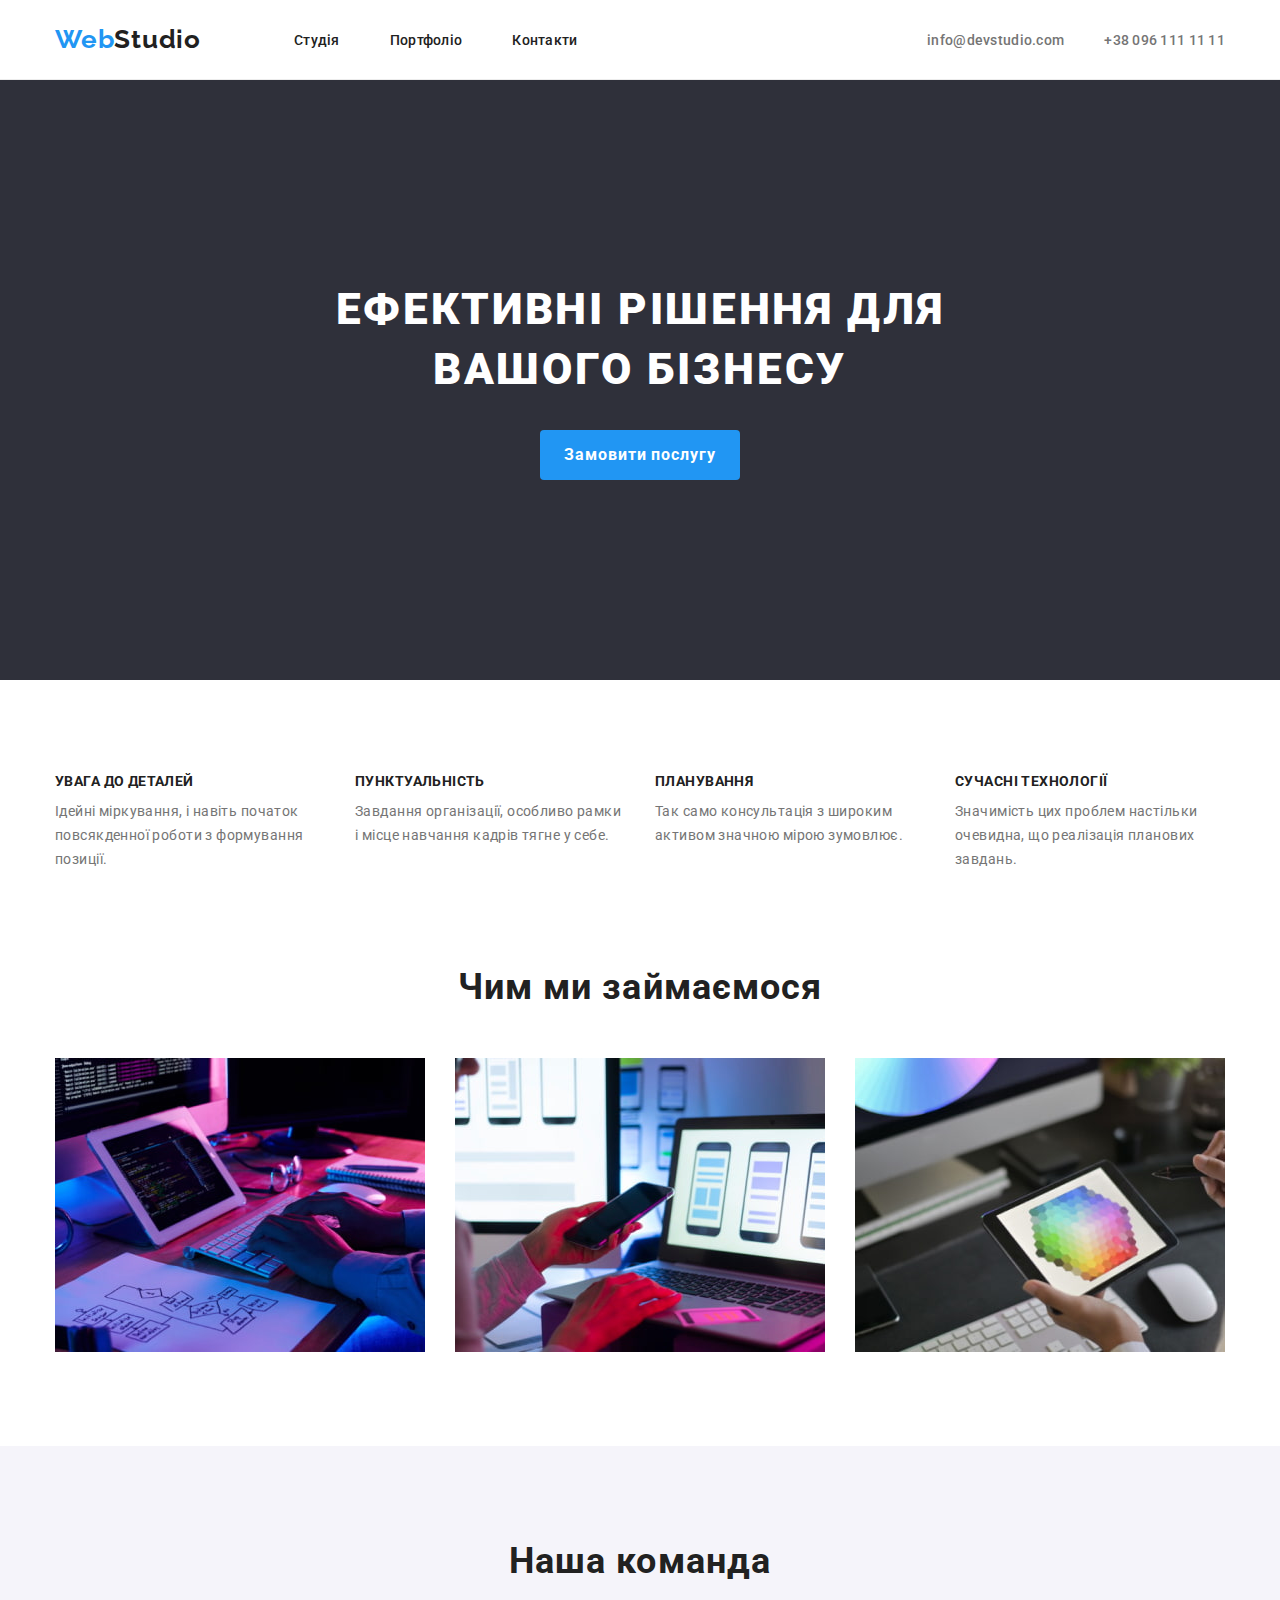
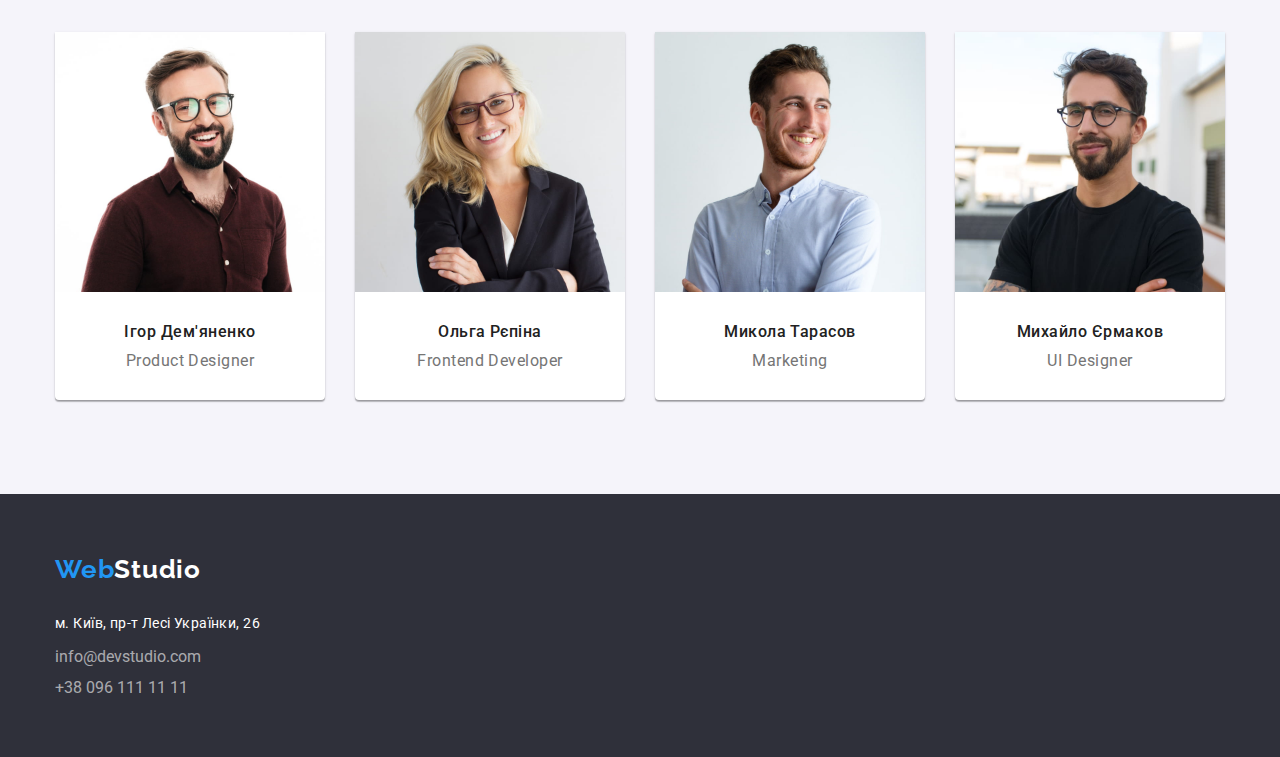
<file: index.html>
<!DOCTYPE html>
<html lang="uk-UA">
  <head>
    <meta charset="UTF-8" />
    <meta http-equiv="X-UA-Compatible" content="IE=edge" />
    <meta name="viewport" content="width=device-width, initial-scale=1.0" />
    <link
      rel="stylesheet"
      href="https://cdnjs.cloudflare.com/ajax/libs/modern-normalize/1.0.0/modern-normalize.min.css"
    />
    <link rel="preconnect" href="https://fonts.googleapis.com" />
    <link rel="preconnect" href="https://fonts.gstatic.com" crossorigin />
    <link
      href="https://fonts.googleapis.com/css2?family=Raleway:wght@700&family=Roboto:wght@400;500;700;900&display=swap"
      rel="stylesheet"
    />
    <link rel="stylesheet" href="./css/styles.css" />
    <title>WebStudio</title>
  </head>
  <body>
    <header>
      <div class="container header">
        <a href="./index.html" class="logo"
          ><span class="part-of-logo">Web</span>Studio</a
        >
        <nav class="navigation">
          <ul class="h-box">
            <li class="item">
              <a href="./index.html" class="iteractive-element">Студія</a>
            </li>
            <li class="item">
              <a href="./portfolio.html" class="iteractive-element"
                >Портфоліо</a
              >
            </li>
            <li class="item">
              <a href="#" class="iteractive-element">Контакти</a>
            </li>
          </ul>
        </nav>
        <ul class="contacts-header h-box">
          <li class="item">
            <a href="mailto:info@devstudio.com" class="contact"
              >info@devstudio.com</a
            >
          </li>
          <li class="item">
            <a href="tel:+380961111111" class="contact">+38 096 111 11 11</a>
          </li>
        </ul>
      </div>
    </header>
    <main>
      <section class="order-section">
        <div class="container">
          <h1>Ефективні рішення для вашого бізнесу</h1>
          <button class="order-button" type="button">Замовити послугу</button>
        </div>
      </section>
      <section class="benefits-section section">
        <!-- переваги -->
        <div class="container">
          <ul class="benefits-box">
            <li class="item">
              <h3>Увага до деталей</h3>
              <p>
                Ідейні міркування, і навіть початок повсякденної роботи з
                формування позиції.
              </p>
            </li>
            <li class="item">
              <h3>Пунктуальність</h3>
              <p>
                Завдання організації, особливо рамки і місце навчання кадрів
                тягне у себе.
              </p>
            </li>
            <li class="item">
              <h3>Планування</h3>
              <p>
                Так само консультація з широким активом значною мірою зумовлює.
              </p>
            </li>
            <li class="item">
              <h3>Сучасні технології</h3>
              <p>
                Значимість цих проблем настільки очевидна, що реалізація
                планових завдань.
              </p>
            </li>
          </ul>
        </div>
      </section>
      <section class="we-do-section section">
        <div class="container">
          <h2>Чим ми займаємося</h2>
          <ul>
            <li class="item">
              <img
                src="./images/we-do1.jpg"
                alt="a person is writting a code"
                width="370"
                height="294"
              />
            </li>
            <li class="item">
              <img
                src="./images/we-do2.jpg"
                alt="a person is developing an application for smartphones"
                width="370"
                height="294"
              />
            </li>
            <li class="item">
              <img
                src="./images/we-do3.jpg"
                alt="a person is choosing colours for design"
                width="370"
                height="294"
              />
            </li>
          </ul>
        </div>
      </section>
      <section class="our-team-section section">
        <div class="container">
          <h2>Наша команда</h2>
          <ul>
            <li>
              <img
                src="./images/team-member1.jpg"
                alt="a man in glasses is smiling with his teeth"
                width="270"
                height="260"
              />
              <h3>Ігор Дем'яненко</h3>
              <p>Product Designer</p>
            </li>
            <li>
              <img
                src="./images/team-member2.jpg"
                alt="a blonde women in glasses is giving you a smile"
                width="270"
                height="260"
              />
              <h3>Ольга Рєпіна</h3>
              <p>Frontend Developer</p>
            </li>
            <li>
              <img
                src="./images/team-member3.jpg"
                alt="a man is looking to the side and smiling"
                width="270"
                height="260"
              />
              <h3>Микола Тарасов</h3>
              <p>Marketing</p>
            </li>
            <li>
              <img
                src="./images/team-member4.jpg"
                alt="a man is looking at you and smiling"
                width="270"
                height="260"
              />
              <h3>Михайло Єрмаков</h3>
              <p>UI Designer</p>
            </li>
          </ul>
        </div>
      </section>
    </main>
    <footer class="footer">
      <div class="container">
        <a href="./index.html" class="logo"
          ><span class="part-of-logo">Web</span>Studio</a
        >
        <address class="address">
          <p>м. Київ, пр-т Лесі Українки, 26</p>
          <ul class="contacts-footer">
            <li>
              <a href="mailto:info@devstudio.com" class="contact"
                >info@devstudio.com</a
              >
            </li>
            <li>
              <a href="tel:+380961111111" class="contact">+38 096 111 11 11</a>
            </li>
          </ul>
        </address>
      </div>
    </footer>
  </body>
</html>
</file>
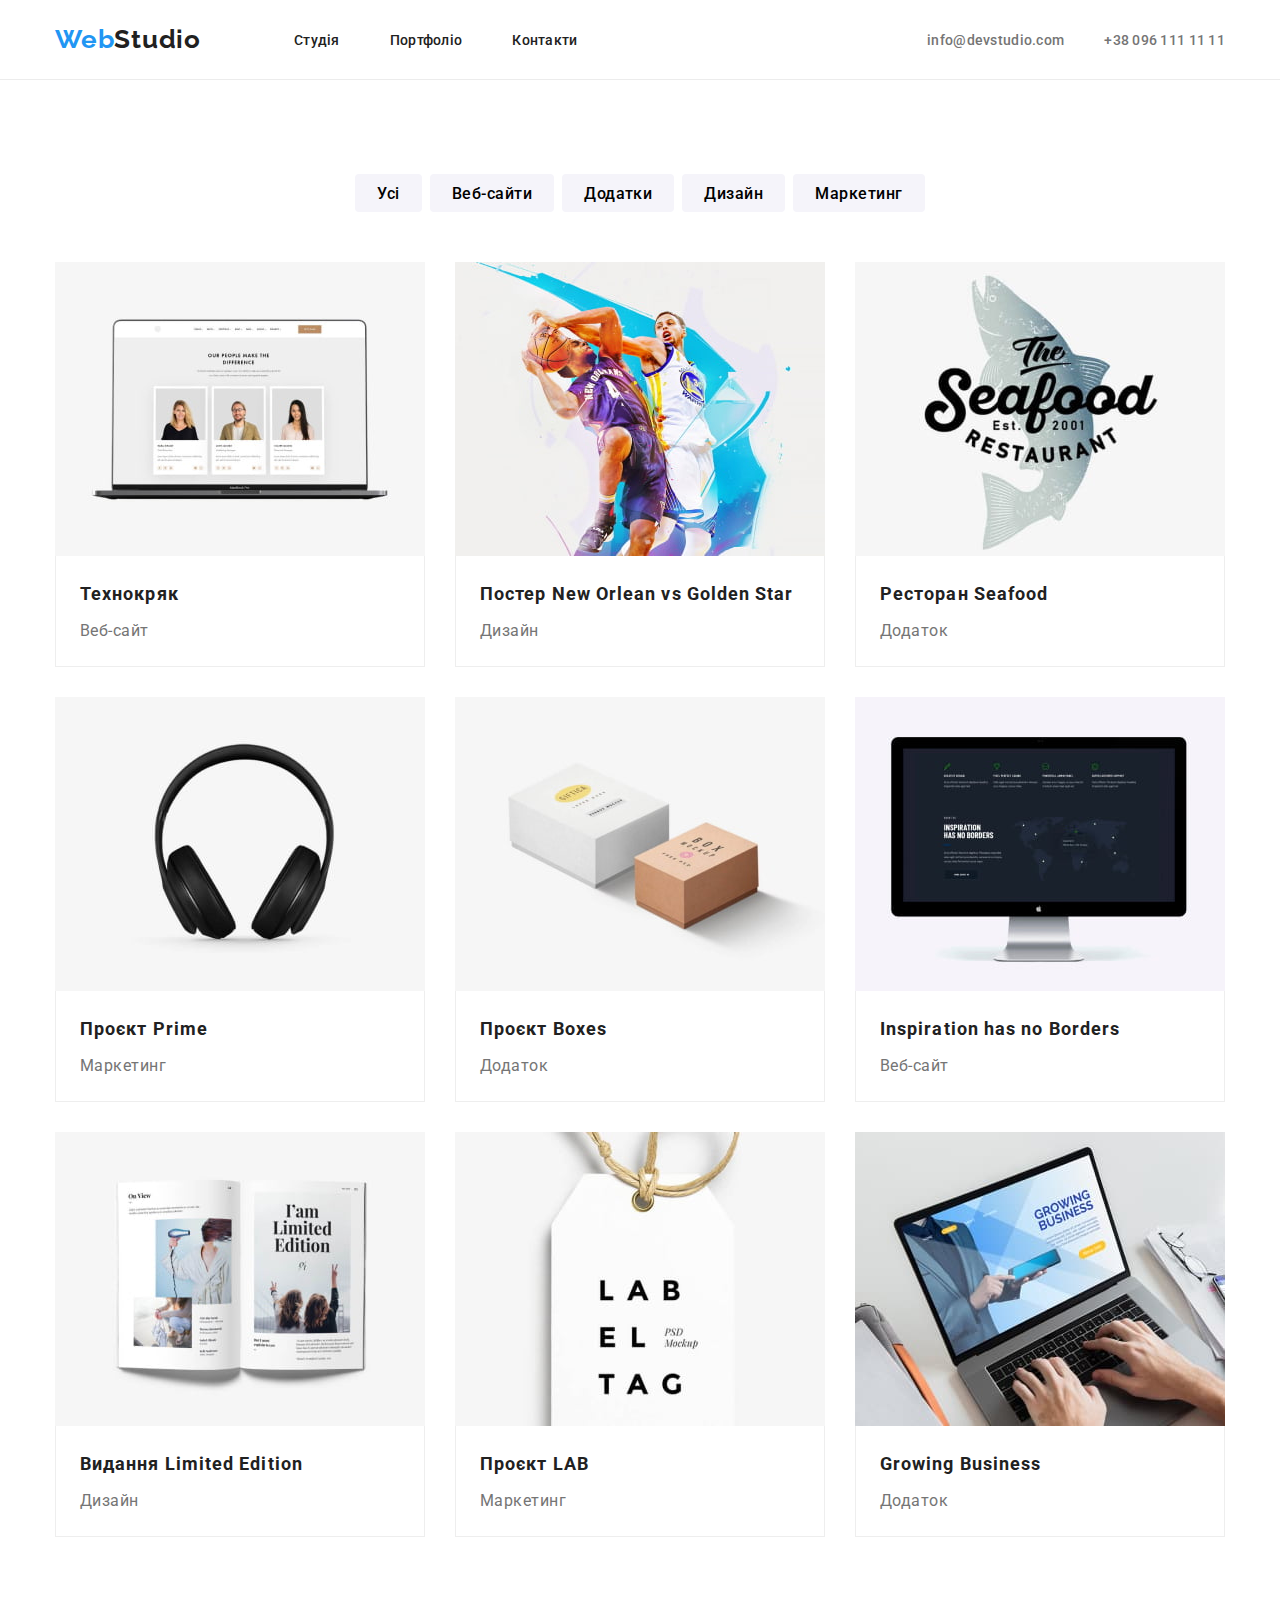
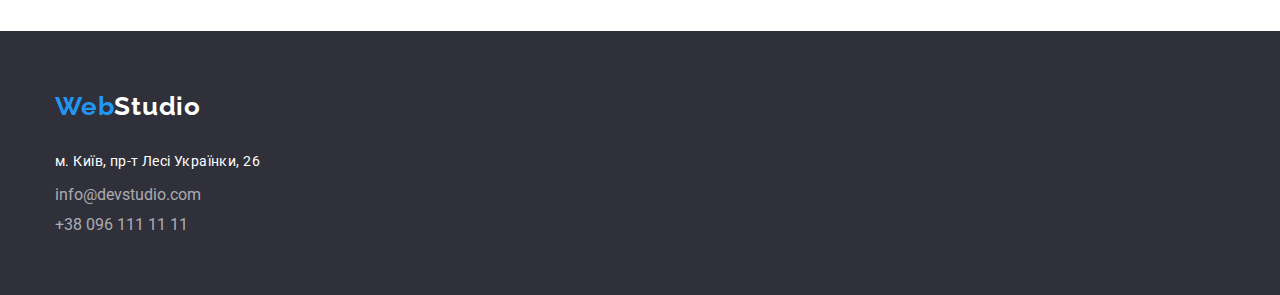
<file: portfolio.html>
<!DOCTYPE html>
<html lang="uk-UA">
  <head>
    <meta charset="UTF-8" />
    <meta http-equiv="X-UA-Compatible" content="IE=edge" />
    <meta name="viewport" content="width=device-width, initial-scale=1.0" />
    <link
      rel="stylesheet"
      href="https://cdnjs.cloudflare.com/ajax/libs/modern-normalize/1.0.0/modern-normalize.min.css"
    />
    <link rel="preconnect" href="https://fonts.googleapis.com" />
    <link rel="preconnect" href="https://fonts.gstatic.com" crossorigin />
    <link
      href="https://fonts.googleapis.com/css2?family=Raleway:wght@700&family=Roboto:wght@400;500;700;900&display=swap"
      rel="stylesheet"
    />
    <link rel="stylesheet" href="./css/styles.css" />
    <title>WebStudio Portfolio</title>
  </head>
  <body>
    <header>
      <div class="container header">
        <a href="./index.html" class="logo"
          ><span class="part-of-logo">Web</span>Studio</a
        >
        <nav class="navigation">
          <ul class="h-box">
            <li class="item">
              <a href="./index.html" class="iteractive-element">Студія</a>
            </li>
            <li class="item">
              <a href="./portfolio.html" class="iteractive-element"
                >Портфоліо</a
              >
            </li>
            <li class="item">
              <a href="#" class="iteractive-element">Контакти</a>
            </li>
          </ul>
        </nav>
        <ul class="contacts-header h-box">
          <li class="item">
            <a href="mailto:info@devstudio.com" class="contact"
              >info@devstudio.com</a
            >
          </li>
          <li class="item">
            <a href="tel:+380961111111" class="contact">+38 096 111 11 11</a>
          </li>
        </ul>
      </div>
    </header>
    <main>
      <section class="section">
        <div class="container">
          <!-- filters -->
          <div class="filters">
            <ul>
              <li>
                <button type="button">Усі</button>
              </li>
              <li>
                <button type="button">Веб-сайти</button>
              </li>
              <li>
                <button type="button">Додатки</button>
              </li>
              <li>
                <button type="button">Дизайн</button>
              </li>
              <li>
                <button type="button">Маркетинг</button>
              </li>
            </ul>
          </div>
          <!-- projects -->
          <ul class="projects card-set">
            <!-- 1 -->
            <li class="item">
              <img
                src="./images/project-photo-1.jpg"
                alt="a website on a laptop"
                width="370"
                height="294"
              />
              <div class="card-text">
                <h3>Технокряк</h3>
                <p>Веб-сайт</p>
              </div>
            </li>
            <!-- 2 -->
            <li class="item">
              <img
                src="./images/project-photo-2.jpg"
                alt="two men playing basketball"
                width="370"
                height="294"
              />
              <div class="card-text">
                <h3>Постер New Orlean vs Golden Star</h3>
                <p>Дизайн</p>
              </div>
            </li>
            <!-- 3 -->
            <li class="item">
              <img
                src="./images/project-photo-3.jpg"
                alt="a seafood restaurant logo"
                width="370"
                height="294"
              />
              <div class="card-text">
                <h3>Ресторан Seafood</h3>
                <p>Додаток</p>
              </div>
            </li>
            <!-- 4 -->
            <li class="item">
              <img
                src="./images/project-photo-4.jpg"
                alt="headphones"
                width="370"
                height="294"
              />
              <div class="card-text">
                <h3>Проєкт Prime</h3>
                <p>Маркетинг</p>
              </div>
            </li>
            <!-- 5 -->
            <li class="item">
              <img
                src="./images/project-photo-5.jpg"
                alt="two boxes"
                width="370"
                height="294"
              />
              <div class="card-text">
                <h3>Проєкт Boxes</h3>
                <p>Додаток</p>
              </div>
            </li>
            <!-- 6 -->
            <li class="item">
              <img
                src="./images/project-photo-6.jpg"
                alt="a website on a computer"
                width="370"
                height="294"
              />
              <div class="card-text">
                <h3>Inspiration has no Borders</h3>
                <p>Веб-сайт</p>
              </div>
            </li>
            <!-- 7 -->
            <li class="item">
              <img
                src="./images/project-photo-7.jpg"
                alt="an opened magazine"
                width="370"
                height="294"
              />
              <div class="card-text">
                <h3>Видання Limited Edition</h3>
                <p>Дизайн</p>
              </div>
            </li>
            <!-- 8 -->
            <li class="item">
              <img
                src="./images/project-photo-8.jpg"
                alt="a tag with a text on it"
                width="370"
                height="294"
              />
              <div class="card-text">
                <h3>Проєкт LAB</h3>
                <p>Маркетинг</p>
              </div>
            </li>
            <!-- 9 -->
            <li class="item">
              <img
                src="./images/project-photo-9.jpg"
                alt="someone is typing on a computer"
                width="370"
                height="294"
              />
              <div class="card-text">
                <h3>Growing Business</h3>
                <p>Додаток</p>
              </div>
            </li>
          </ul>
        </div>
      </section>
    </main>
    <footer class="footer">
      <div class="container">
        <a href="./index.html" class="logo"
          ><span class="part-of-logo">Web</span>Studio</a
        >
        <address class="address">
          <p>м. Київ, пр-т Лесі Українки, 26</p>
          <ul class="contacts-footer">
            <li>
              <a href="mailto:info@devstudio.com" class="contact"
                >info@devstudio.com</a
              >
            </li>
            <li>
              <a href="tel:+380961111111" class="contact">+38 096 111 11 11</a>
            </li>
          </ul>
        </address>
      </div>
    </footer>
  </body>
</html>
</file>
<file: css/styles.css>
:root {
  --brand-color: #2196f3;
  --brand-background-color: #2f303a;
  --text-color: #212121;
  --white-color: #ffffff;
  --gray-color: #757575;
  --background-color: #f5f4fa;
}

body {
  font-family: "Roboto", sans-serif;
  color: var(--text-color);
  background-color: var(--white-color);
}
li {
  list-style-type: none;
}
.logo {
  color: var(--text-color);
  font-family: "Raleway", sans-serif;
  text-decoration: none;
  font-weight: 700;
  font-size: 26px;
  line-height: 1.17;
  letter-spacing: 0.03em;
}
.logo .part-of-logo {
  color: var(--brand-color);
}
.iteractive-element {
  color: var(--text-color);
  text-decoration: none;
  font-weight: 500;
  font-size: 14px;
  line-height: 1.14;
  letter-spacing: 0.02em;
}
.contacts-header .contact {
  color: var(--gray-color);
  text-decoration: none;
  font-weight: 500;
  font-size: 14px;
  line-height: 1.14;
  letter-spacing: 0.02em;
}

.order-section {
  background-color: var(--brand-background-color);
}
.order-section h1 {
  color: var(--white-color);
  font-weight: 900;
  font-size: 44px;
  line-height: 1.36;
  text-align: center;
  letter-spacing: 0.06em;
  text-transform: uppercase;
}
.order-section button {
  background-color: var(--brand-color);
  font-weight: 700;
  font-size: 16px;
  line-height: 1.87;
  text-align: center;
  letter-spacing: 0.06em;
  color: var(--white-color);
  border: 0;
}
button {
  cursor: pointer;
  font-family: inherit;
}
.benefits-section h3 {
  font-weight: 700;
  font-size: 14px;
  line-height: 1.14;
  letter-spacing: 0.03em;
  text-transform: uppercase;
}
.benefits-section p {
  color: var(--gray-color);
  font-size: 14px;
  line-height: 1.71;
  letter-spacing: 0.03em;
}
.we-do-section h2 {
  font-weight: 700;
  font-size: 36px;
  line-height: 1.17;
  text-align: center;
  letter-spacing: 0.03em;
}
.our-team-section {
  background-color: var(--background-color);
}
.our-team-section h2 {
  font-weight: 700;
  font-size: 36px;
  line-height: 1.17;
  text-align: center;
  letter-spacing: 0.03em;
}
.our-team-section h3 {
  font-weight: 500;
  font-size: 16px;
  line-height: 1.19;
  text-align: center;
  letter-spacing: 0.03em;
}
.our-team-section p {
  font-size: 16px;
  line-height: 1.19;
  text-align: center;
  letter-spacing: 0.03em;
  color: var(--gray-color);
}
.our-team-section li {
  background-color: var(--white-color);
  box-shadow: 0px 1px 3px rgba(0, 0, 0, 0.12), 0px 1px 1px rgba(0, 0, 0, 0.14),
    0px 2px 1px rgba(0, 0, 0, 0.2);
  border-radius: 0px 0px 4px 4px;
  width: 270px;
  height: 368px;
}
.filters button {
  font-weight: 500;
  font-size: 16px;
  line-height: 1.6;
  text-align: center;
  letter-spacing: 0.03em;
  border: 0;
  background-color: var(--background-color);
  border-radius: 4px;
  height: 38px;
  padding: 6px 22px;
}
.filters button:hover,
.filters button:focus {
  background-color: var(--brand-color);
  color: var(--white-color);
}
.projects h3 {
  font-weight: 700;
  font-size: 18px;
  line-height: 2;
  letter-spacing: 0.06em;
}
.projects p {
  font-size: 16px;
  line-height: 1.875;
  letter-spacing: 0.03em;
  color: var(--gray-color);
}

.contacts-footer .contact {
  color: rgba(255, 255, 255, 0.6);
  text-decoration: none;
}
.footer {
  background-color: var(--brand-background-color);
}
footer .logo {
  color: var(--white-color);
}
.footer p {
  font-size: 14px;
  line-height: 1.71;
  letter-spacing: 0.03em;
  color: var(--white-color);
}
.address {
  font-style: normal;
}
.iteractive-element:hover,
.contact:hover,
.iteractive-element:focus,
.contact:focus {
  color: var(--brand-color);
}

/* geometry styles */
img {
  display: block;
  width: 100%;
  height: auto;
}
.container {
  width: 1200px;
  margin: 0 auto;
  padding: 0 15px;
}
/* header */
.header {
  display: flex;
  align-items: center;
}
.h-box {
  display: flex;
  margin: 0;
  padding: 0;
}
header .item:not(:last-child) {
  flex-grow: 45px;
  margin-right: 50px;
}
.contacts-header > .item:not(:last-child) {
  margin-right: 40px;
}
header {
  border-bottom: 1px solid #ececec;
}
header .logo {
  margin-right: 93px;
  padding: 24px 0 25px;
}
.iteractive-element {
  padding: 32px 0;
}
.contacts-header {
  margin-left: auto;
}
/* main */
.section {
  padding: 94px 0;
}
/* studio sections */
/* 1-st section */
.order-section {
  padding: 200px 0;
  text-align: center;
}
.order-button {
  border-radius: 4px;
  width: 200px;
  height: 50px;
}
.order-section h1 {
  width: 695px;
  margin: 0 auto 30px auto;
}
/* 2-nd section */
.benefits-section .item:not(:last-child) {
  margin-right: 30px;
}
.benefits-section h3 {
  margin: 0 0 10px;
}
.benefits-section p {
  margin: 0;
  width: 270px;
}
.benefits-box {
  display: flex;
  margin: 0;
  padding: 0;
}
/* 3-rd section */
.we-do-section {
  padding-top: 0;
}
.we-do-section h2 {
  margin: 0 0 50px;
}
.we-do-section .container {
  flex-direction: column;
}
.we-do-section ul {
  display: flex;
  padding: 0;
  margin: 0;
}
.we-do-section .item:not(:last-child) {
  margin-right: 30px;
}
/* 4-th section */
.our-team-section .container {
  flex-direction: column;
}
.our-team-section h2 {
  margin: 0 0 50px;
}
.our-team-section ul {
  display: flex;
  margin: 0;
  padding: 0;
}
.our-team-section li {
  padding-bottom: 30px;
}
.our-team-section li:not(:last-child) {
  margin-right: 30px;
}
.our-team-section h3 {
  margin: 30px 0 0;
}
.our-team-section p {
  margin: 10px 0 0;
}
/* portfolio section */
/* filters */
.filters ul {
  display: flex;
  flex-direction: row;
  justify-content: center;
  padding: 0;
  margin: 0;
}
.filters li:not(:last-child) {
  margin-right: 8px;
}
.card-set {
  display: flex;
  flex-wrap: wrap;
  gap: 30px;
  padding: 0;
  margin: 50px 0 0;
}
.card-set .item {
  width: 370px;

  /* flex-basis: calc((100% - 60px)/3);  */
}
.card-set h3 {
  margin: 0 0 4px;
}
.card-set p {
  margin: 0;
}
.card-text {
  border-right: 1px solid#EEEEEE;
  border-bottom: 1px solid#EEEEEE;
  border-left: 1px solid#EEEEEE;
  padding: 20px 24px;
}
/* footer */
footer {
  padding: 60px 0;
}
footer address {
  margin-top: 28px;
}
footer p {
  margin: 0 0 12px;
}
footer ul {
  padding: 0;
  margin: 0;
}
footer li:not(:last-child) {
  margin-bottom: 12px;
}
</file>
